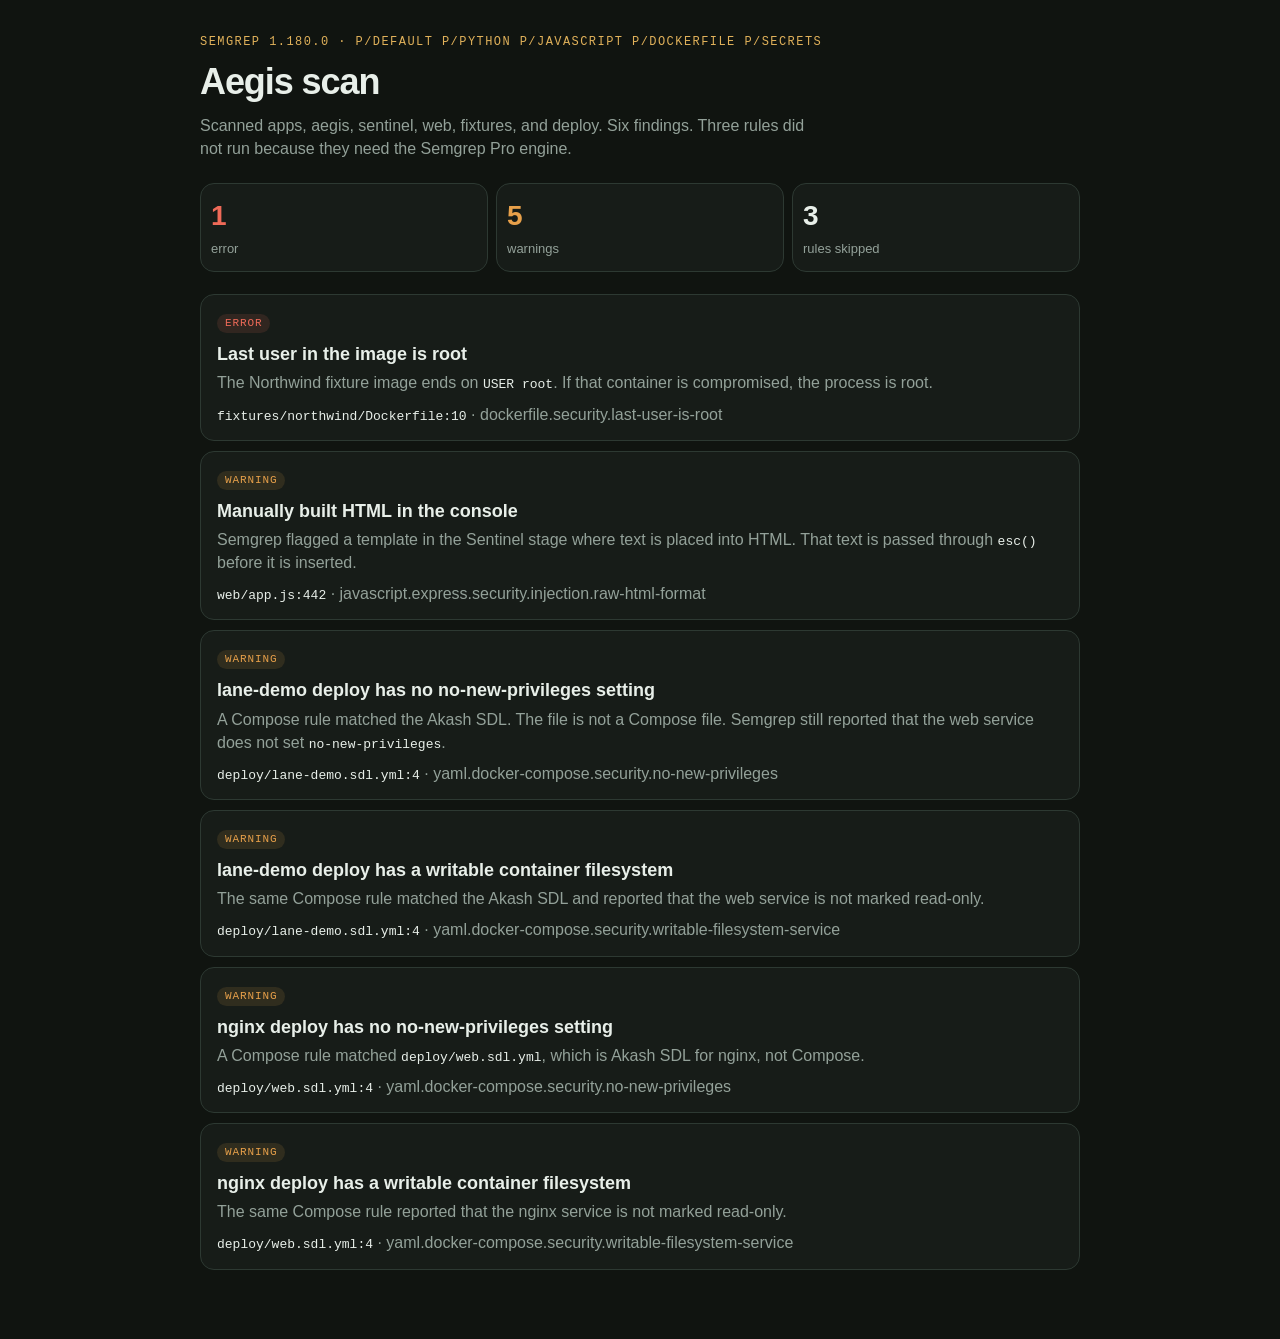
<file: submission/semgrep-report.html>
<!DOCTYPE html>
<html lang="en">
<head>
  <meta charset="utf-8" />
  <title>Semgrep · Aegis</title>
  <style>
    :root { color-scheme: dark; }
    body {
      margin: 0;
      background: #101410;
      color: #e8efe9;
      font: 16px/1.45 Outfit, "Segoe UI", sans-serif;
    }
    main { max-width: 880px; margin: 0 auto; padding: 36px 28px 64px; }
    .kicker { margin: 0; color: #e0b15a; font: 12px/1 ui-monospace, monospace; letter-spacing: 0.12em; text-transform: uppercase; }
    h1 { margin: 8px 0 6px; font-size: 36px; letter-spacing: -0.03em; }
    .lede { margin: 0 0 22px; color: #93a199; max-width: 68ch; }
    .stats { display: grid; grid-template-columns: 1fr 1fr 1fr; gap: 8px; margin: 0 0 22px; }
    .stat { background: #171c18; border: 1px solid #2d3932; border-radius: 14px; padding: 12px 10px; }
    .stat b { display: block; font-size: 28px; letter-spacing: -0.03em; }
    .stat span { color: #93a199; font-size: 13px; }
    .error b { color: #ef6a58; }
    .warn b { color: #e7a04a; }
    article { background: #171c18; border: 1px solid #2d3932; border-radius: 14px; padding: 14px 16px; margin: 0 0 10px; }
    .sev { display: inline-block; font: 11px/1 ui-monospace, monospace; letter-spacing: 0.08em; text-transform: uppercase; border-radius: 999px; padding: 4px 8px; }
    .ERROR { color: #ef6a58; background: rgba(239,106,88,.12); }
    .WARNING { color: #e7a04a; background: rgba(231,160,74,.12); }
    h2 { margin: 8px 0 4px; font-size: 18px; }
    p { margin: 0; color: #93a199; }
    code { font: 13px/1.4 ui-monospace, monospace; color: #e8efe9; }
    .where { margin-top: 8px; }
  </style>
</head>
<body>
  <main>
    <p class="kicker">Semgrep 1.180.0 · p/default p/python p/javascript p/dockerfile p/secrets</p>
    <h1>Aegis scan</h1>
    <p class="lede">Scanned apps, aegis, sentinel, web, fixtures, and deploy. Six findings. Three rules did not run because they need the Semgrep Pro engine.</p>
    <div class="stats">
      <div class="stat error"><b>1</b><span>error</span></div>
      <div class="stat warn"><b>5</b><span>warnings</span></div>
      <div class="stat"><b>3</b><span>rules skipped</span></div>
    </div>

    <article>
      <span class="sev ERROR">error</span>
      <h2>Last user in the image is root</h2>
      <p>The Northwind fixture image ends on <code>USER root</code>. If that container is compromised, the process is root.</p>
      <p class="where"><code>fixtures/northwind/Dockerfile:10</code> · dockerfile.security.last-user-is-root</p>
    </article>
    <article>
      <span class="sev WARNING">warning</span>
      <h2>Manually built HTML in the console</h2>
      <p>Semgrep flagged a template in the Sentinel stage where text is placed into HTML. That text is passed through <code>esc()</code> before it is inserted.</p>
      <p class="where"><code>web/app.js:442</code> · javascript.express.security.injection.raw-html-format</p>
    </article>
    <article>
      <span class="sev WARNING">warning</span>
      <h2>lane-demo deploy has no no-new-privileges setting</h2>
      <p>A Compose rule matched the Akash SDL. The file is not a Compose file. Semgrep still reported that the web service does not set <code>no-new-privileges</code>.</p>
      <p class="where"><code>deploy/lane-demo.sdl.yml:4</code> · yaml.docker-compose.security.no-new-privileges</p>
    </article>
    <article>
      <span class="sev WARNING">warning</span>
      <h2>lane-demo deploy has a writable container filesystem</h2>
      <p>The same Compose rule matched the Akash SDL and reported that the web service is not marked read-only.</p>
      <p class="where"><code>deploy/lane-demo.sdl.yml:4</code> · yaml.docker-compose.security.writable-filesystem-service</p>
    </article>
    <article>
      <span class="sev WARNING">warning</span>
      <h2>nginx deploy has no no-new-privileges setting</h2>
      <p>A Compose rule matched <code>deploy/web.sdl.yml</code>, which is Akash SDL for nginx, not Compose.</p>
      <p class="where"><code>deploy/web.sdl.yml:4</code> · yaml.docker-compose.security.no-new-privileges</p>
    </article>
    <article>
      <span class="sev WARNING">warning</span>
      <h2>nginx deploy has a writable container filesystem</h2>
      <p>The same Compose rule reported that the nginx service is not marked read-only.</p>
      <p class="where"><code>deploy/web.sdl.yml:4</code> · yaml.docker-compose.security.writable-filesystem-service</p>
    </article>
  </main>
</body>
</html>
</file>
